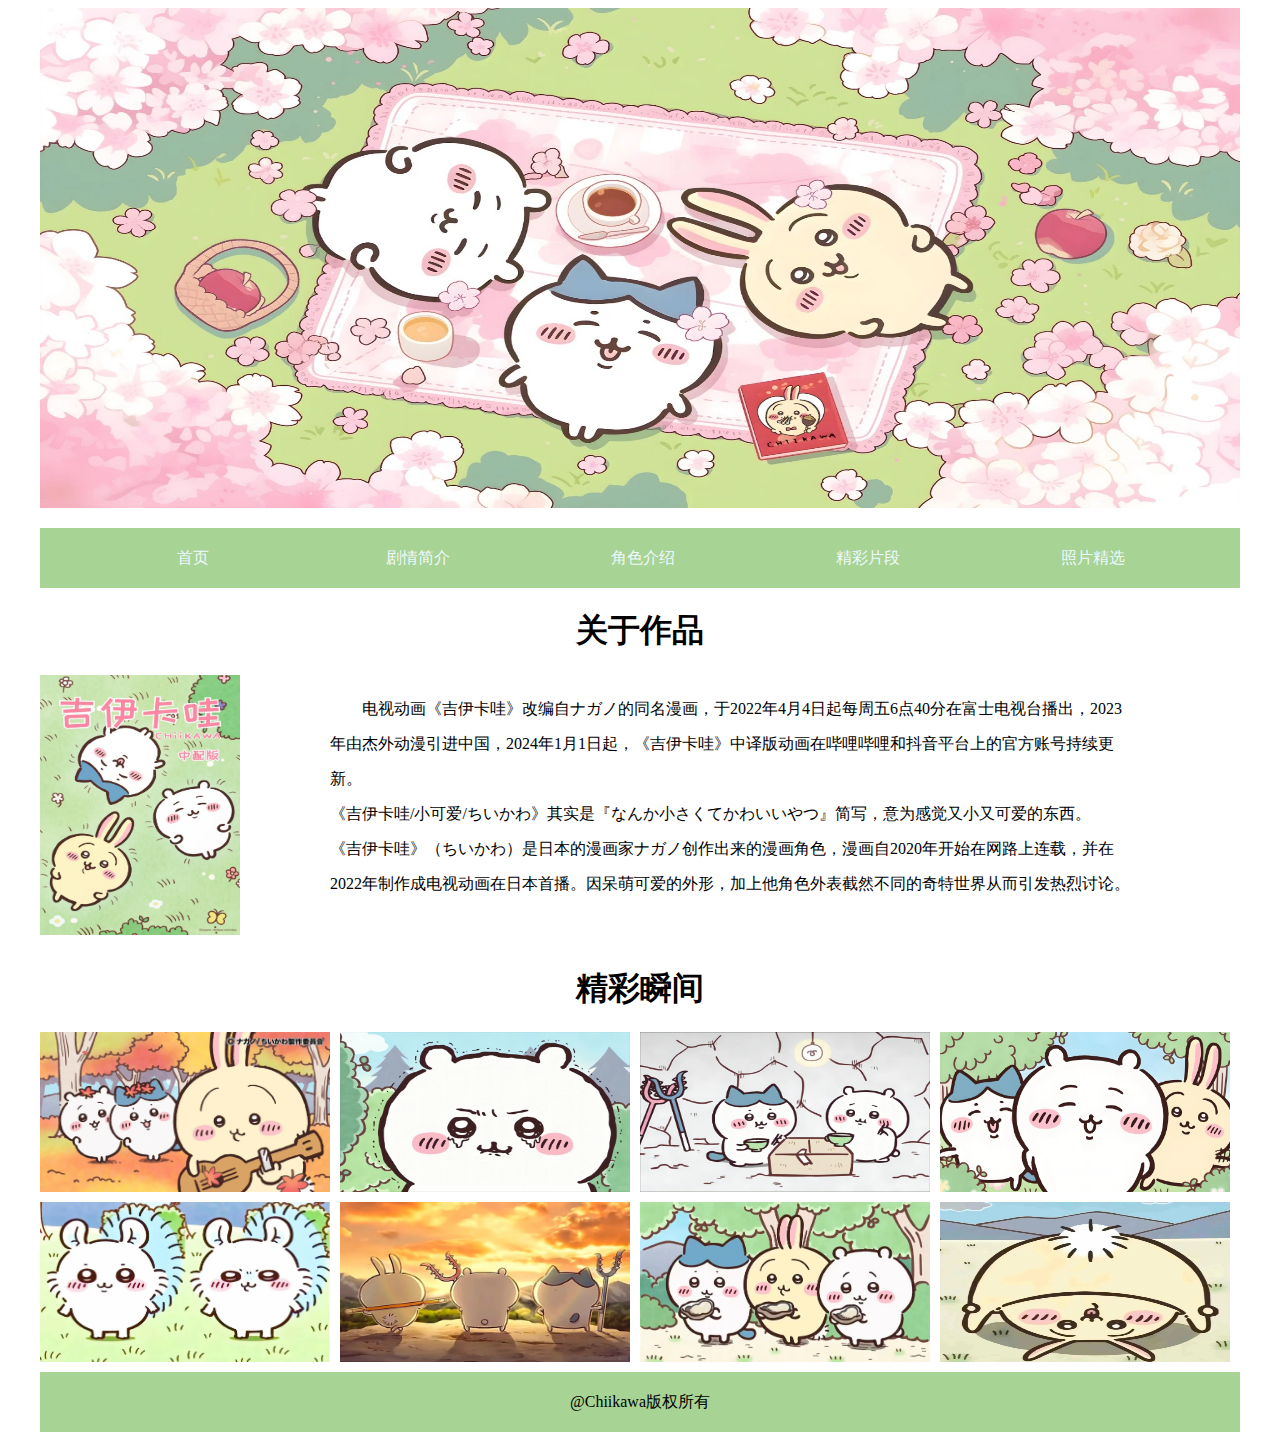
<file: index.html>
<!doctype html>
<html>
<head>
<meta charset="utf-8">
<title>Chiikawa</title>
	<link href="CSS/shouye.css" rel="stylesheet" type="text/css">
</head>
<body>
<div class="mian">
		<div class="logo"> 
		<img src="img/超萌chiikawa🌸春日樱花壁纸太绝辣 ✨_2_🍭゛Secret🍬Tiramisuゞ💎_来自小红书网页版.jpg" alt="">
    </div>
  <div class="daohan">
          <ul>
            <li><a href="index.html">首页</a></li>
            <li><a href="juqingjianjie.html">剧情简介</a></li>
            <li><a href="juesejieshao.html">角色介绍</a></li>
            <li><a href="jingcaipianduan.html">精彩片段</a></li>
            <li><a href="jingmeizhoubian.html">照片精选</a></li>        
          </ul>
  </div>
  	<h1>关于作品</h1>
	<div class="jianjie">
		<img src="img/chiikawa中文版日配版优酷同步上线啦！_1_chiikawa吉伊卡哇_来自小红书网页版.jpg" width="400" height="400" alt="">
			<p>电视动画《吉伊卡哇》改编自ナガノ的同名漫画，于2022年4月4日起每周五6点40分在富士电视台播出，2023年由杰外动漫引进中国，2024年1月1日起，《吉伊卡哇》中译版动画在哔哩哔哩和抖音平台上的官方账号持续更新。
			<br>《吉伊卡哇/小可爱/ちいかわ》其实是『なんか小さくてかわいいやつ』简写，意为感觉又小又可爱的东西。
			<br>《吉伊卡哇》（ちいかわ）是日本的漫画家ナガノ创作出来的漫画角色，漫画自2020年开始在网路上连载，并在2022年制作成电视动画在日本首播。因呆萌可爱的外形，加上他角色外表截然不同的奇特世界从而引发热烈讨论。</p>
	</div>
  <div class="jingcai">
	<p><h1>精彩瞬间</h1></p>
	<img src="img/01.jpg" alt="">
	<img src="img/02.jpg" alt="">
	<img src="img/03.jpg" alt="">
	<img src="img/04.jpg" alt="">
	<img src="img/05.jpg" alt="">
	<img src="img/06.jpg" alt="">
	<img src="img/07.jpg" alt="">
	<img src="img/08.jpg" alt="">
		</div>
	<div class="footer">
	@Chiikawa版权所有
	</div>
</div>
</body>
</html>
</file>
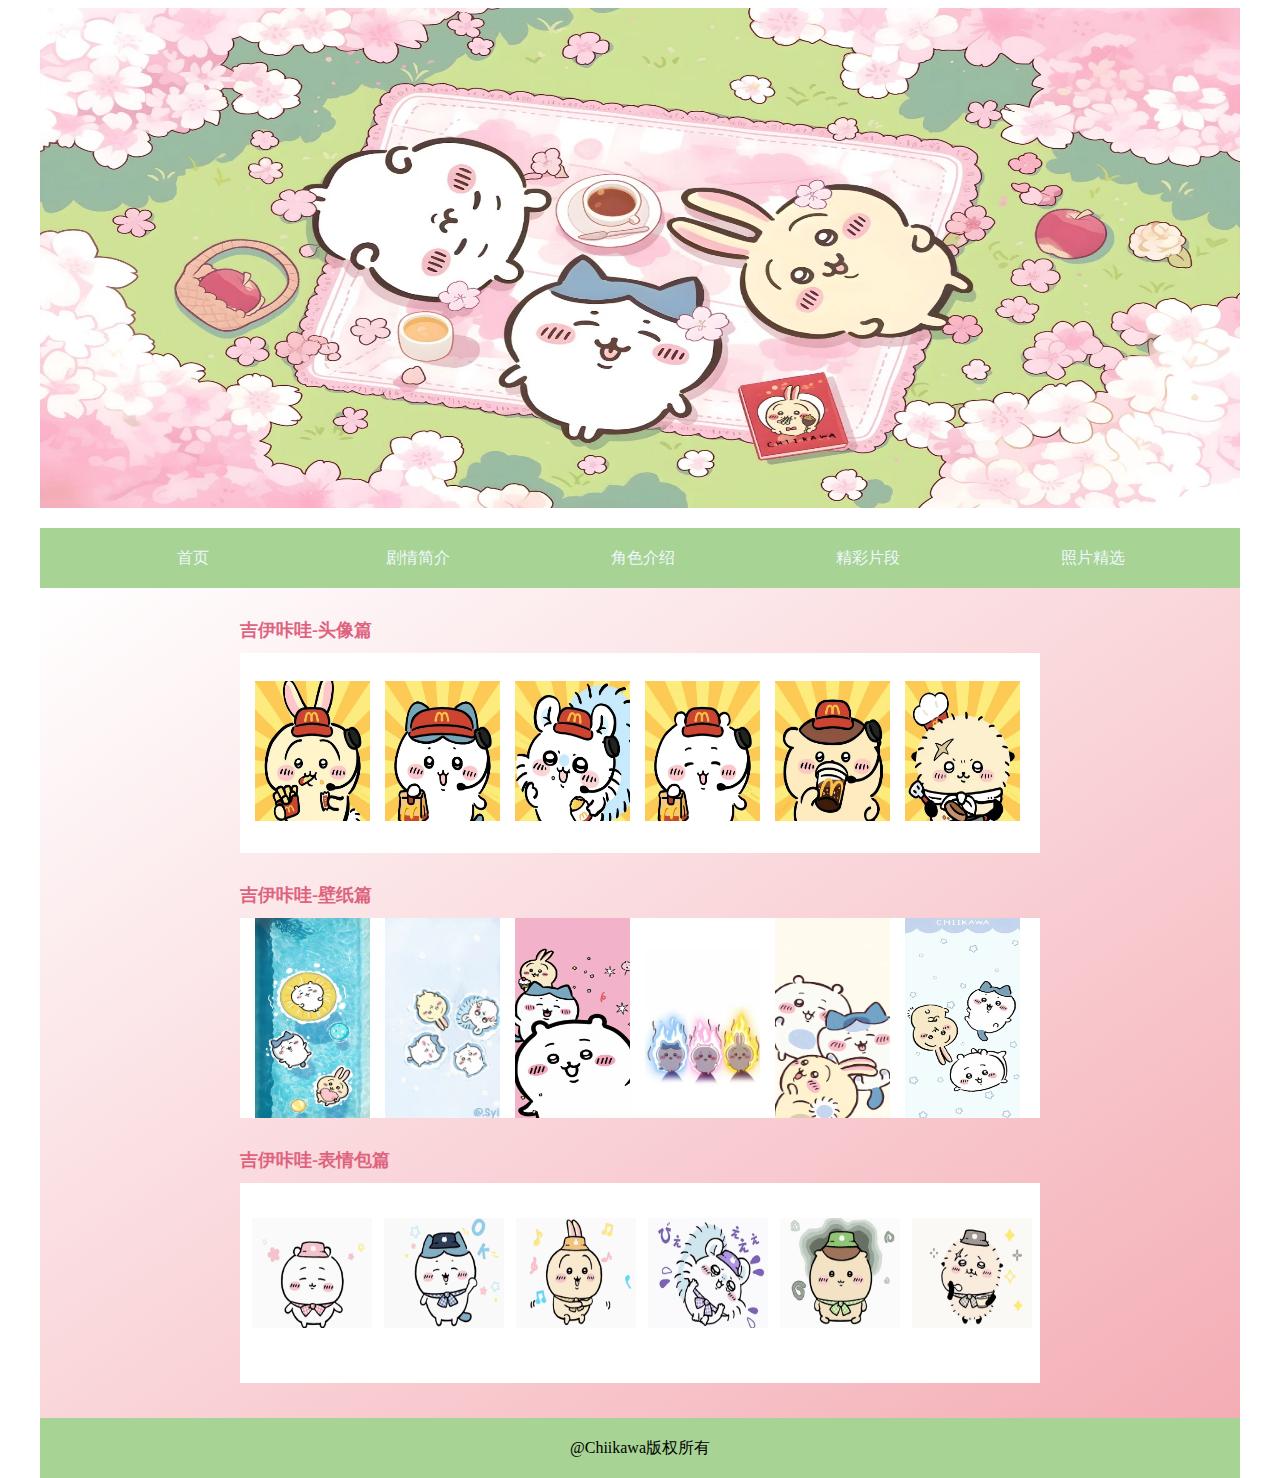
<file: jingmeizhoubian.html>
<!doctype html>
<html>
<head>
<meta charset="utf-8">
<title>Chiikawa</title>
	<link href="CSS/jingmeizhoubian.css" rel="stylesheet" type="text/css">
</head>

<body>
	<div class="mian">
		<div class="logo"> 
		<img src="img/超萌chiikawa🌸春日樱花壁纸太绝辣 ✨_2_🍭゛Secret🍬Tiramisuゞ💎_来自小红书网页版.jpg" alt="">
		</div>
	<div class="daohan">
          <ul>
            <li><a href="index.html">首页</a></li>
            <li><a href="juqingjianjie.html">剧情简介</a></li>
            <li><a href="juesejieshao.html">角色介绍</a></li>
            <li><a href="jingcaipianduan.html">精彩片段</a></li>
            <li><a href="jingmeizhoubian.html">照片精选</a></li>        
          </ul>
  	</div>
		<div class="biaoqingbao">
			<div class="touxiang">
			<p>吉伊咔哇-头像篇</p>
				<div class="touxiang1">
					<img src="img/𝗰𝗵𝗶𝗶𝗸𝗮𝘄𝗮可爱的麦当劳头像_2_恭喜恭喜_来自小红书网页版.jpg" alt="">
					<img src="img/𝗰𝗵𝗶𝗶𝗸𝗮𝘄𝗮可爱的麦当劳头像_3_恭喜恭喜_来自小红书网页版.jpg" alt="">
					<img src="img/𝗰𝗵𝗶𝗶𝗸𝗮𝘄𝗮可爱的麦当劳头像_4_恭喜恭喜_来自小红书网页版.jpg" alt="">
					<img src="img/𝗰𝗵𝗶𝗶𝗸𝗮𝘄𝗮可爱的麦当劳头像_5_恭喜恭喜_来自小红书网页版.jpg" alt="">
					<img src="img/𝗰𝗵𝗶𝗶𝗸𝗮𝘄𝗮可爱的麦当劳头像_6_恭喜恭喜_来自小红书网页版.jpg" alt="">
					<img src="img/𝗰𝗵𝗶𝗶𝗸𝗮𝘄𝗮可爱的麦当劳头像_8_恭喜恭喜_来自小红书网页版.jpg" alt="">
				</div>
			</div>
			<div class="bizhi">
			<p>吉伊咔哇-壁纸篇</p>
				<div class="bizhi1">
					<img src="img/b1.jpg" alt="">
					<img src="img/b2.jpg" alt="">
					<img src="img/b6.jpg" alt="">
					<img src="img/b4.jpg" alt="">
					<img src="img/b5.jpg" alt="">
					<img src="img/b3.jpg" alt="">
				</div>
			</div>
			<div class="biaoqing">
			<p>吉伊咔哇-表情包篇</p>
				<div class="biaoqing1">
					<img src="img/DM_20250325160028_001.gif" alt="">
					<img src="img/DM_20250325160028_002.gif" alt="">
					<img src="img/DM_20250325160028_003.gif" alt="">
					<img src="img/DM_20250325160028_004.gif" alt="">
					<img src="img/DM_20250325160028_005.gif" alt="">
					<img src="img/DM_20250325160028_006.gif" alt="">
				</div>
			</div>
		</div>
		<div class="footer">
		@Chiikawa版权所有
		</div>
	</div>
</body>
</html>
</file>
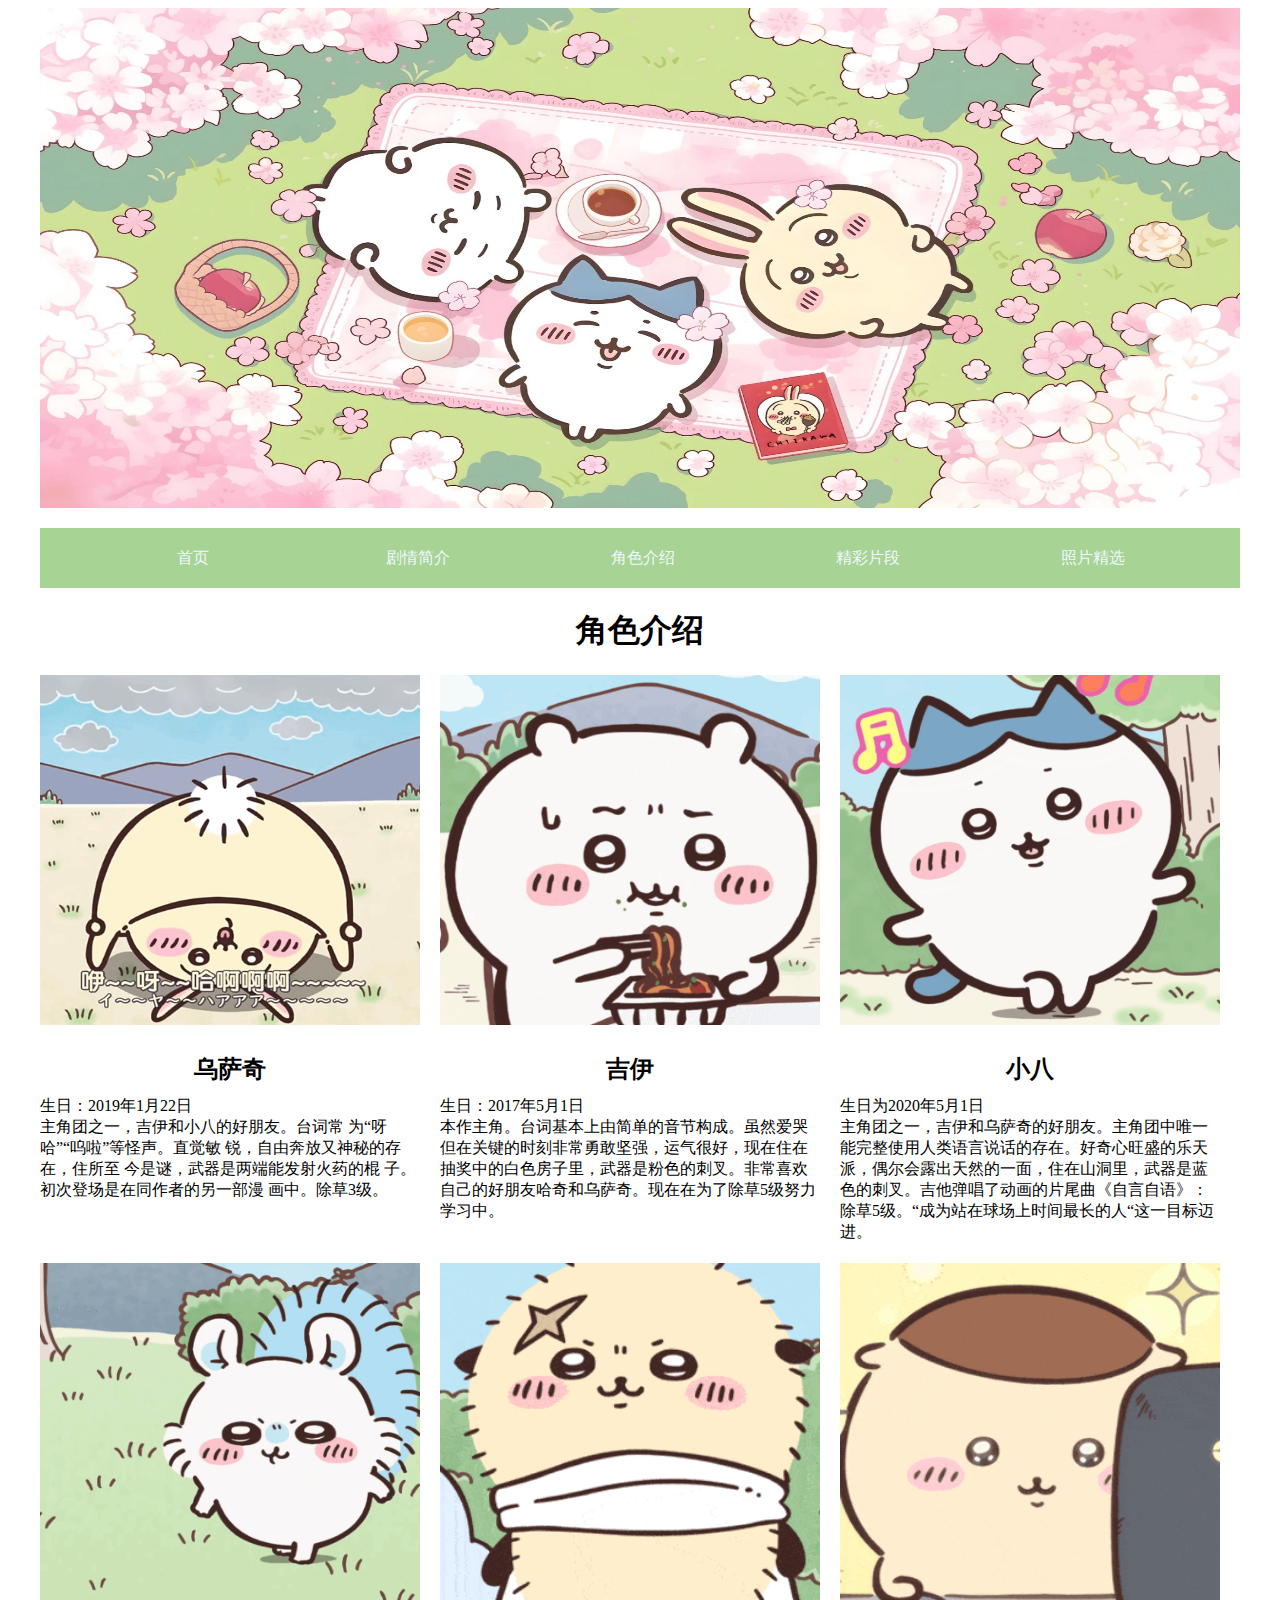
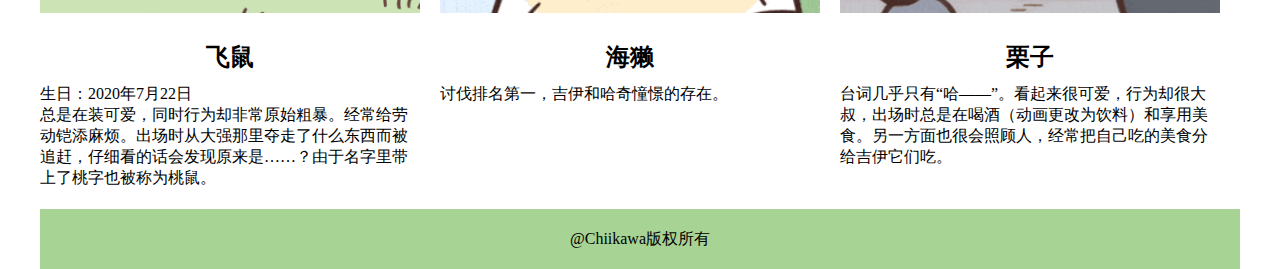
<file: juesejieshao.html>
<!doctype html>
<html>
<head>
<meta charset="utf-8">
<title>Chiikawa</title>
	<link href="CSS/juesejieshao.css" rel="stylesheet" type="text/css">
</head>

<body>
	<div class="mian">
		<div class="logo"> 
		<img src="img/超萌chiikawa🌸春日樱花壁纸太绝辣 ✨_2_🍭゛Secret🍬Tiramisuゞ💎_来自小红书网页版.jpg" alt="">
		</div>
	<div class="daohan">
          <ul>
            <li><a href="index.html">首页</a></li>
            <li><a href="juqingjianjie.html">剧情简介</a></li>
            <li><a href="juesejieshao.html">角色介绍</a></li>
            <li><a href="jingcaipianduan.html">精彩片段</a></li>
            <li><a href="jingmeizhoubian.html">照片精选</a></li>        
          </ul>
  </div>
	<h1>角色介绍</h1>
		<div class="wentu1">
			<img src="img/a0乌萨奇.gif" alt="">
			<img src="img/a1吉伊.gif" alt="">
			<img src="img/a2小八.gif" alt="">
			<div class="mingcheng1">
			  	<p><b>乌萨奇</b></p>
			  	<p><b>吉伊</b></p>
				<p><b>小八</b></p>
			</div>
			<p>生日：2019年1月22日<br>主角团之一，吉伊和小八的好朋友。台词常 为“呀哈”“呜啦”等怪声。直觉敏 锐，自由奔放又神秘的存在，住所至 今是谜，武器是两端能发射火药的棍 子。初次登场是在同作者的另一部漫 画中。除草3级。</p>
			
			<p>生日：2017年5月1日<br>本作主角。台词基本上由简单的音节构成。虽然爱哭但在关键的时刻非常勇敢坚强，运气很好，现在住在抽奖中的白色房子里，武器是粉色的刺叉。非常喜欢自己的好朋友哈奇和乌萨奇。现在在为了除草5级努力学习中。</p>
			
			<p>生日为2020年5月1日<br>主角团之一，吉伊和乌萨奇的好朋友。主角团中唯一能完整使用人类语言说话的存在。好奇心旺盛的乐天派，偶尔会露出天然的一面，住在山洞里，武器是蓝色的刺叉。吉他弹唱了动画的片尾曲《自言自语》：除草5级。“成为站在球场上时间最长的人“这一目标迈进。</p>
		</div>
		<div class="wentu2">
			<img src="img/a4飞鼠.gif" alt="">
			<img src="img/a5海獭.gif" alt="">
			<img src="img/a6栗子.gif" alt="">
			<div class="mingcheng1">
			  	<p><b>飞鼠</b></p>
				<p><b>海獭</b></p>
				<p><b>栗子</b></p>
			</div>
			<p> 生日：2020年7月22日<br>总是在装可爱，同时行为却非常原始粗暴。经常给劳动铠添麻烦。出场时从大强那里夺走了什么东西而被追赶，仔细看的话会发现原来是……？由于名字里带上了桃字也被称为桃鼠。</p>
			
			<p>讨伐排名第一，吉伊和哈奇憧憬的存在。</p>
			
			<p>台词几乎只有“哈——”。看起来很可爱，行为却很大叔，出场时总是在喝酒（动画更改为饮料）和享用美食。另一方面也很会照顾人，经常把自己吃的美食分给吉伊它们吃。</p>
		</div>
		<div class="footer">
		@Chiikawa版权所有
		</div>
	</div>
</body>
</html>
</file>
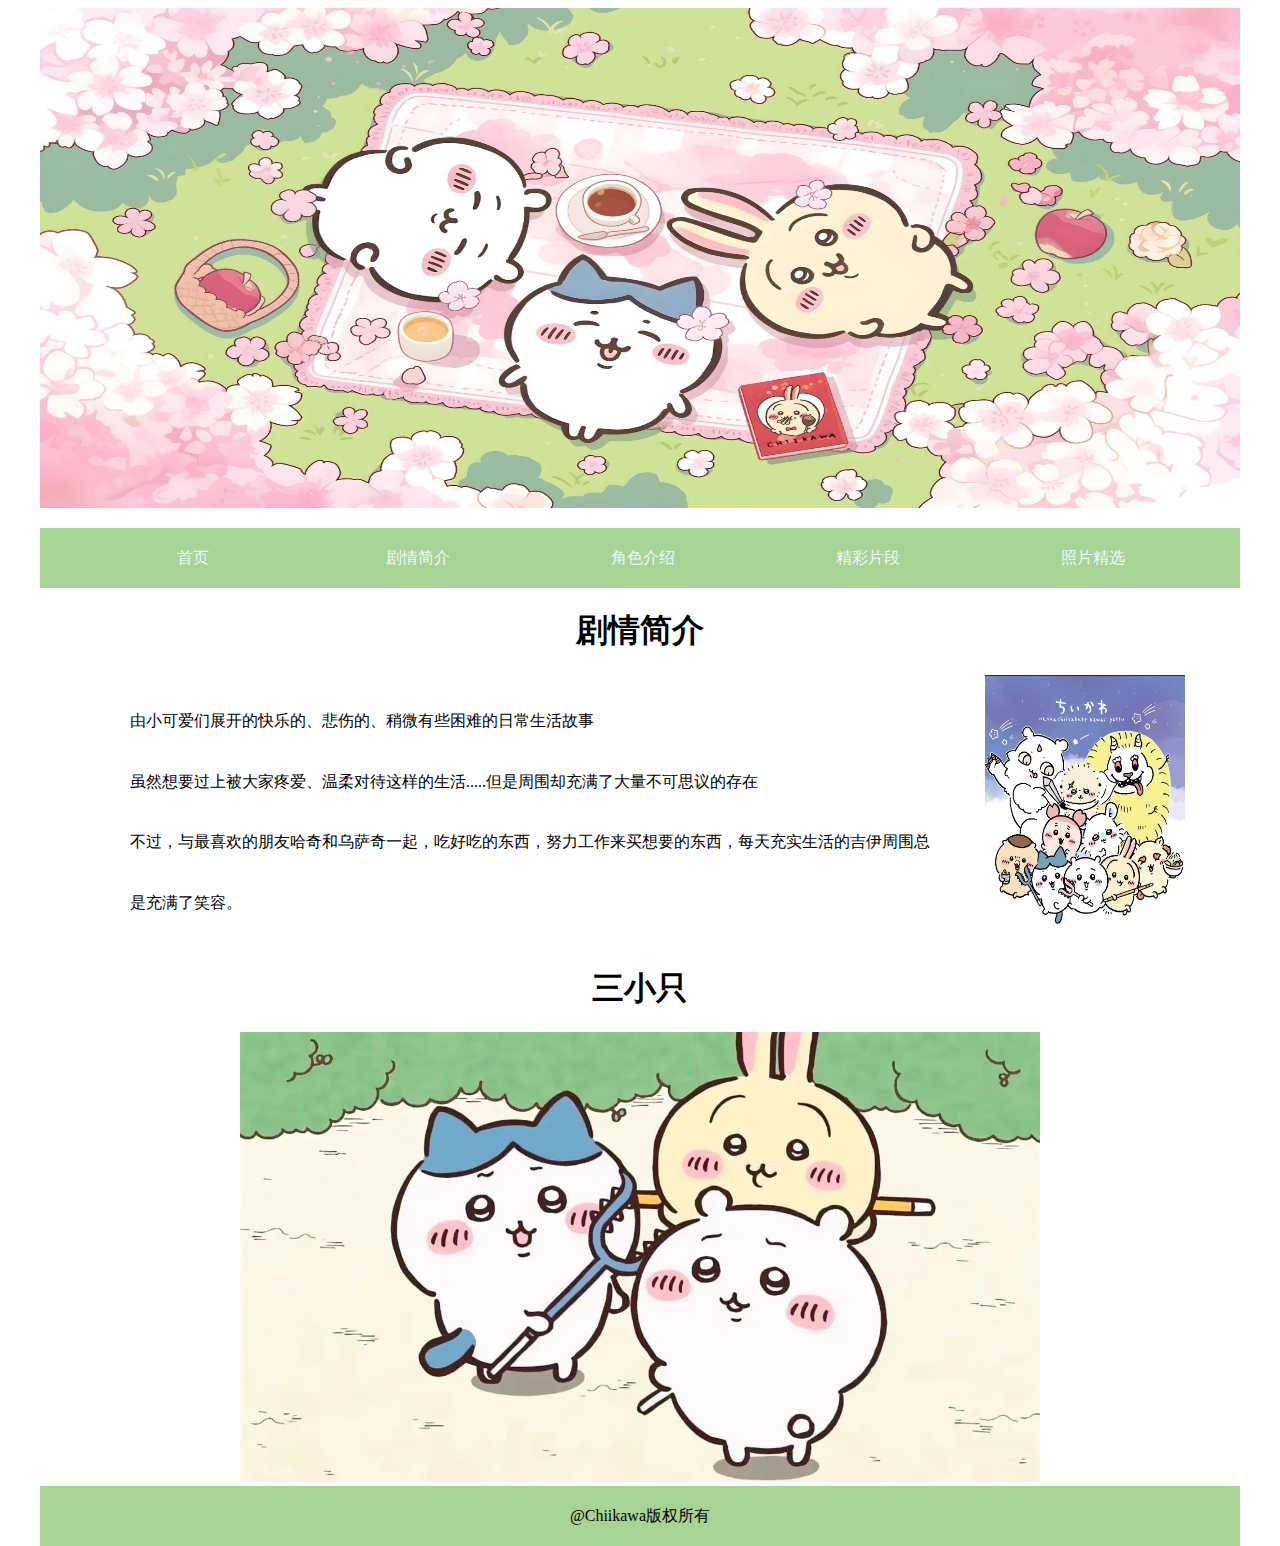
<file: juqingjianjie.html>
<!doctype html>
<html>
<head>
<meta charset="utf-8">
<title>Chiikawa</title>
	<link href="CSS/juqingjianjie.css" rel="stylesheet" type="text/css">
</head>
<body>
<div class="mian">
		<div class="logo"> 
		<img src="img/超萌chiikawa🌸春日樱花壁纸太绝辣 ✨_2_🍭゛Secret🍬Tiramisuゞ💎_来自小红书网页版.jpg" alt="">
    </div>
  <div class="daohan">
          <ul>
            <li><a href="index.html">首页</a></li>
            <li><a href="juqingjianjie.html">剧情简介</a></li>
            <li><a href="juesejieshao.html">角色介绍</a></li>
            <li><a href="jingcaipianduan.html">精彩片段</a></li>
            <li><a href="jingmeizhoubian.html">照片精选</a></li>        
          </ul>
  </div>
	<h1>剧情简介</h1>
	<div class="jianjie">
		<p>由小可爱们展开的快乐的、悲伤的、稍微有些困难的日常生活故事 
		<br>虽然想要过上被大家疼爱、温柔对待这样的生活.....但是周围却充满了大量不可思议的存在
		<br>不过，与最喜欢的朋友哈奇和乌萨奇一起，吃好吃的东西，努力工作来买想要的东西，每天充实生活的吉伊周围总是充满了笑容。</p>
		<img src="img/群体照.jpg" alt="">
	</div>
	<div class="jingcai">
	<p><h1>三小只</h1></p>
	<img src="img/破防名场面大赏！吉伊卡哇5大神级剧情，泪腺_2_吉伊卡佳_来自小红书网页版.jpg" alt="">
	</div>
	<div class="footer">
	@Chiikawa版权所有
	</div>
</div>
</body>
</html>
</file>
<file: CSS/shouye.css>
/* CSS Document */
.mian{
	width:1200px;
	margin: auto;
}
.daohan{
	margin: 0;
	width: 1200px;
	height:60px;
	background:#a7d394;
}
ul{
	width: 1200px
}
li{
	width: 225px;
	height:60px;
	line-height:60px;
	float: left;
	text-align: center;
	list-style: none;	
}
li:hover{
	background:#F4ADB5;
}
li a{
	text-decoration: none;
	color: aliceblue;
	display:block;
}
.logo{
	width: 1200px;
}
.logo img{
	width: 1200px;
	height: 500px;
}
.jianjie{
	width: 1200px;
	height: 260px;
	background:#FFFFFF;
}
.jianjie img{
	float: left;
	width: 200px;
	height: 260px;
}
.jianjie p{
	float: left;
	width: 800px;
	height: 260px;
	margin-left: 90px;
}
h1{
	text-align: center;
}
.jianjie p{
	text-indent: 2rem;
	line-height: 35px;
}
.footer{
	width: 1200px;
	height: 60px;
	line-height: 60px;
	background:#a7d394;
	float: left;
	text-align: center;
}
.jingcai h1{
	width: 1200px;
	float: left;
	text-align: center;
	margin-top: auto;
}
.jingcai img{
	float: left;
	margin-right: 10px;
	margin-bottom: 10px;
	width: 290px;
	height: 160px;
}
</file>
<file: CSS/jingmeizhoubian.css>
.mian{
	width:1200px;
	margin: auto;
}
.daohan{
	margin: 0;
	width: 1200px;
	height:60px;
	background:#a7d394;
}
ul{
	width: 1200px
}
li{
	width: 225px;
	height:60px;
	line-height:60px;
	float:left;
	text-align: center;
	list-style: none;	
}
li:hover{
	background:#F4ADB5;
}
li a{
	text-decoration: none;
	color: aliceblue;
	display:block;
}
.logo{
	width: 1200px;
}
.logo img{
	width: 1200px;
	height: 500px;
}
.biaoqingbao{
	width: 1200px;
	height: 830px;
	background-color:#FFFFFF; 
    background-image: linear-gradient(to bottom right, #FFFFFF , #F4ADB5);
}
.touxiang{
	width: 800px;
	height: 235px;
	float:left;
	margin-left: 200px;
	margin-top: 30px;
}
.touxiang1{
	width: 800px;
	height: 200px;
	background:#FFFFFF;
	float:left;
}
.touxiang1 img{
	width: 115px;
	height: 140px;
	float: left;
	margin-left: 15px;
	margin-top: 28px;
}

.bizhi{
	width: 800px;
	height: 235px;
	float:left;
	margin-left: 200px;
	margin-top: 30px;
}
.bizhi1{
	width: 800px;
	height: 200px;
	background:#FFFFFF;
	float:left;
}
.bizhi1 img{
	width: 115px;
	height: 200px;
	float: left;
	margin-left: 15px;
}

.biaoqing{
	width: 800px;
	height: 235px;
	float:left;
	margin-left: 200px;
	margin-top: 30px;
}
.biaoqing1{
	width: 800px;
	height: 200px;
	background:#FFFFFF;
	float:left;
}
.biaoqing1 img{
	width: 120px;
	height: 110px;
	float: left;
	margin-left: 12px;
	margin-top: 35px;
}

p{
	height: 25px;
	color:#DE637F;
	font-size:18px;
	font-weight:900;
	margin: 0;
	margin-bottom: 10px;
}
.footer{
	width: 1200px;
	height: 60px;
	line-height: 60px;
	background:#a7d394;
	float: left;
	text-align: center;
}
</file>
<file: CSS/juesejieshao.css>
.mian{
	width:1200px;
	margin: auto;
}
.daohan{
	margin: 0;
	width: 1200px;
	height:60px;
	background:#a7d394;
}
ul{
	width: 1200px
}
li{
	width: 225px;
	height:60px;
	line-height:60px;
	float: left;
	text-align: center;
	list-style: none;	
}
li:hover{
	background:#F4ADB5;
}
li a{
	text-decoration: none;
	color: aliceblue;
	display:block;
}
.logo{
	width: 1200px;
}
.logo img{
	width: 1200px;
	height: 500px;
}
h1{
	text-align: center;
}
.wentu1 img{
	width: 380px;
	height: 350px;
	float: left;
	margin-right: 20px;
	margin-bottom: 20px;
}
.mingcheng1 {
	font-size:150%;
	width: 1200px;
	height: 35px;
	float: left;
}
.mingcheng1 p{
	float: left;
	text-align: center;
	margin-top: 8px;
}
.wentu1 p{
	width: 380px;
	float: left;
	margin-right: 20px;
	margin-bottom: 20px;
}
.wentu2 img{
	width: 380px;
	height: 350px;
	float: left;
	margin-right: 20px;
	margin-bottom: 20px;
}
.wentu2 p{
	width: 380px;
	float: left;
	margin-right: 20px;
	margin-bottom: 20px;
}
.footer{
	width: 1200px;
	height: 60px;
	line-height: 60px;
	background:#a7d394;
	float: left;
	text-align: center;
}
</file>
<file: CSS/juqingjianjie.css>
.mian{
	width:1200px;
	margin: auto;
}
.daohan{
	margin: 0;
	width: 1200px;
	height:60px;
	background:#a7d394;
}
ul{
	width: 1200px
}
li{
	width: 225px;
	height:60px;
	line-height:60px;
	float: left;
	text-align: center;
	list-style: none;	
}
li:hover{
	background:#F4ADB5;
}
li a{
	text-decoration: none;
	color: aliceblue;
	display:block;
}
.logo{
	width: 1200px;
}
.logo img{
	width: 1200px;
	height: 500px;
}
h1{
	text-align: center;
}
.jianjie p{
	float: left;
	width: 800px;
	height: 260px;
	margin-left: 90px;
	line-height: 380%;
}
.jianjie img{
	float: left;
	width: 200px;
	height: 260px;
	margin-left: 55px;
}
.jingcai h1{
	width: 1200px;
	float: left;
	text-align: center;
	margin-top: auto;
}
.jingcai img{
	width: 800px;
	height: 450px;
	margin-left: 200px;
}
.footer{
	width: 1200px;
	height: 60px;
	line-height: 60px;
	background:#a7d394;
	float: left;
	text-align: center;
}
</file>
